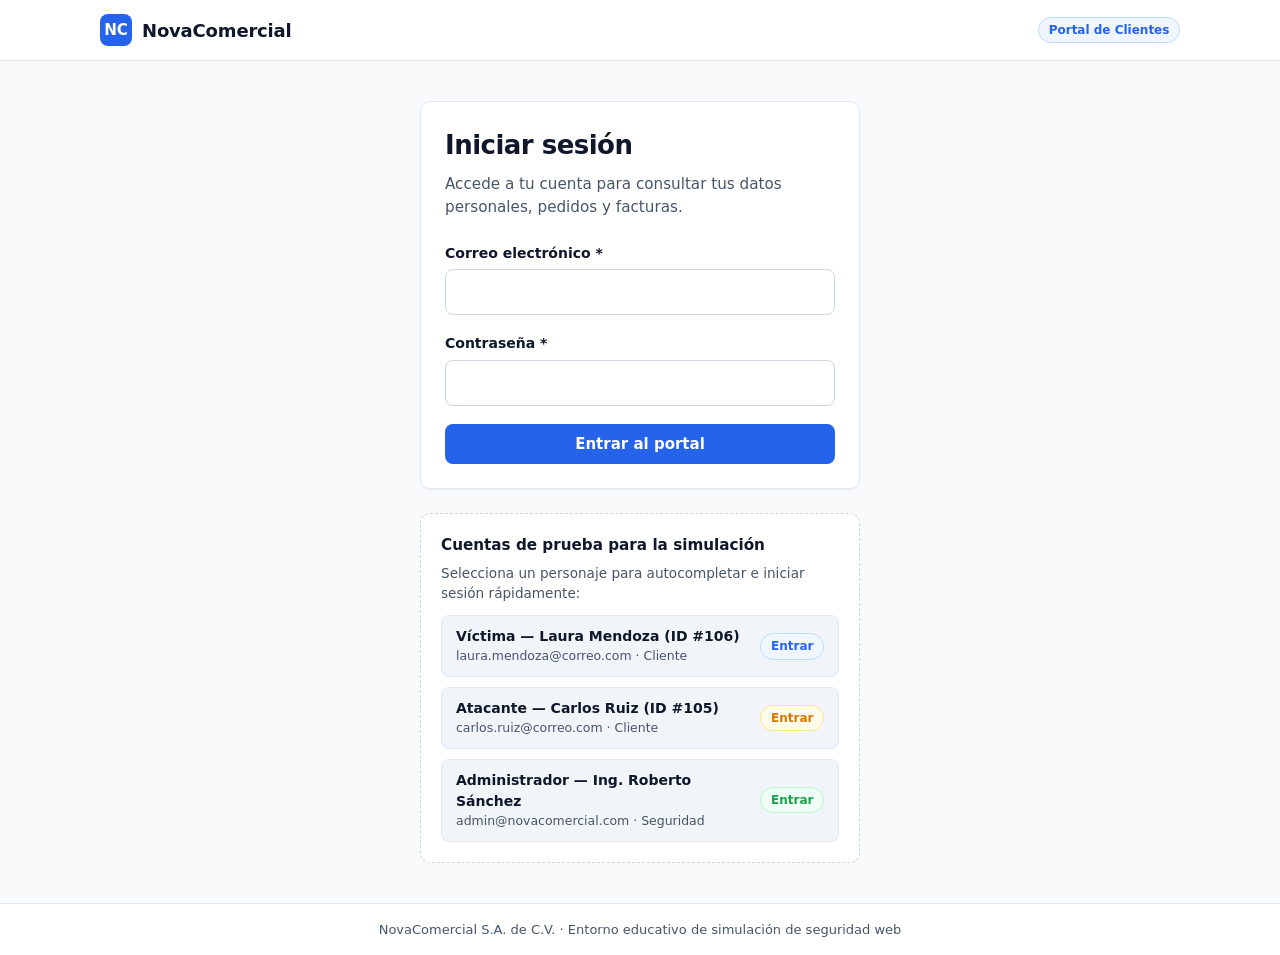
<file: index.html>
<!DOCTYPE html>
<html lang="es">
<head>
  <meta charset="UTF-8">
  <meta name="viewport" content="width=device-width, initial-scale=1.0">
  <title>Iniciar Sesión | NovaComercial Portal de Clientes</title>
  <link rel="stylesheet" href="styles.css">
</head>
<body>
  <a href="#main-content" class="skip-link visually-hidden">Saltar al contenido principal</a>

  <header class="site-header">
    <div class="header-inner">
      <a href="index.html" class="brand">
        <span class="brand-mark" aria-hidden="true">NC</span>
        <span>NovaComercial</span>
      </a>
      <span class="badge badge-info">Portal de Clientes</span>
    </div>
  </header>

  <main id="main-content" class="container-narrow">
    <div class="card">
      <h1>Iniciar sesión</h1>
      <p class="subtitle">Accede a tu cuenta para consultar tus datos personales, pedidos y facturas.</p>

      <div id="login-error" class="alert alert-danger" role="alert" hidden></div>

      <form id="login-form" novalidate>
        <div class="form-group">
          <label for="email">Correo electrónico <span aria-hidden="true">*</span></label>
          <input
            type="email"
            id="email"
            name="email"
            autocomplete="username"
            autocorrect="off"
            autocapitalize="none"
            spellcheck="false"
            enterkeyhint="next"
            required
          >
        </div>

        <div class="form-group">
          <label for="password">Contraseña <span aria-hidden="true">*</span></label>
          <input
            type="password"
            id="password"
            name="password"
            autocomplete="current-password"
            enterkeyhint="done"
            required
          >
        </div>

        <button type="submit" class="btn btn-primary btn-full">Entrar al portal</button>
      </form>
    </div>

    <section class="demo-box" aria-labelledby="demo-heading">
      <h2 id="demo-heading">Cuentas de prueba para la simulación</h2>
      <p class="subtitle" style="margin-bottom: 0.5rem; font-size: 0.85rem;">
        Selecciona un personaje para autocompletar e iniciar sesión rápidamente:
      </p>
      <div class="demo-account-list">
        <button type="button" class="demo-account-btn" data-email="laura.mendoza@correo.com" data-pass="Laura2026!">
          <span>
            <strong>Víctima — Laura Mendoza (ID #106)</strong>
            <span class="demo-account-meta">laura.mendoza@correo.com · Cliente</span>
          </span>
          <span class="badge badge-info">Entrar</span>
        </button>

        <button type="button" class="demo-account-btn" data-email="carlos.ruiz@correo.com" data-pass="Carlos2026!">
          <span>
            <strong>Atacante — Carlos Ruiz (ID #105)</strong>
            <span class="demo-account-meta">carlos.ruiz@correo.com · Cliente</span>
          </span>
          <span class="badge badge-warning">Entrar</span>
        </button>

        <button type="button" class="demo-account-btn" data-email="admin@novacomercial.com" data-pass="Admin2026!">
          <span>
            <strong>Administrador — Ing. Roberto Sánchez</strong>
            <span class="demo-account-meta">admin@novacomercial.com · Seguridad</span>
          </span>
          <span class="badge badge-success">Entrar</span>
        </button>
      </div>
    </section>
  </main>

  <footer class="site-footer">
    NovaComercial S.A. de C.V. · Entorno educativo de simulación de seguridad web
  </footer>

  <script src="data.js"></script>
  <script>
    const form = document.getElementById("login-form");
    const emailInput = document.getElementById("email");
    const passwordInput = document.getElementById("password");
    const errorBox = document.getElementById("login-error");

    // Si ya hay sesión activa, redirigir según rol
    const existingUser = getCurrentUser();
    if (existingUser) {
      if (existingUser.role === "admin") {
        window.location.href = "admin.html";
      } else {
        window.location.href = `perfil.html?id=${existingUser.id}`;
      }
    }

    function performLogin(email, password) {
      errorBox.hidden = true;
      errorBox.textContent = "";

      const user = loginWithCredentials(email, password);
      if (!user) {
        errorBox.textContent = "Correo o contraseña incorrectos. Verifica tus datos o usa una cuenta de prueba.";
        errorBox.hidden = false;
        emailInput.setAttribute("aria-invalid", "true");
        emailInput.focus();
        return;
      }

      emailInput.removeAttribute("aria-invalid");
      if (user.role === "admin") {
        window.location.href = "admin.html";
      } else {
        window.location.href = `perfil.html?id=${user.id}`;
      }
    }

    form.addEventListener("submit", (e) => {
      e.preventDefault();
      if (!emailInput.value.trim() || !passwordInput.value) {
        errorBox.textContent = "Por favor ingresa tu correo y contraseña.";
        errorBox.hidden = false;
        if (!emailInput.value.trim()) {
          emailInput.focus();
        } else {
          passwordInput.focus();
        }
        return;
      }
      performLogin(emailInput.value, passwordInput.value);
    });

    document.querySelectorAll(".demo-account-btn").forEach((btn) => {
      btn.addEventListener("click", () => {
        const email = btn.dataset.email;
        const pass = btn.dataset.pass;
        emailInput.value = email;
        passwordInput.value = pass;
        performLogin(email, pass);
      });
    });
  </script>
</body>
</html>
</file>
<file: styles.css>
/* Clean Corporate Theme - NovaComercial Portal de Clientes */
:root {
  --bg: #f8fafc;
  --surface: #ffffff;
  --surface-subtle: #f1f5f9;
  --text: #0f172a;
  --text-muted: #475569;
  --border: #e2e8f0;
  --border-strong: #cbd5e1;
  --primary: #2563eb;
  --primary-hover: #1d4ed8;
  --primary-soft: #eff6ff;
  --danger: #dc2626;
  --danger-soft: #fef2f2;
  --danger-border: #fecaca;
  --success: #16a34a;
  --success-soft: #f0fdf4;
  --success-border: #bbf7d0;
  --warning: #d97706;
  --warning-soft: #fffbeb;
  --warning-border: #fde68a;
  --radius: 10px;
  --shadow-sm: 0 1px 2px rgba(15, 23, 42, 0.05);
  --shadow-md: 0 4px 12px rgba(15, 23, 42, 0.06);
}

*,
*::before,
*::after {
  box-sizing: border-box;
}

html {
  font-family: system-ui, -apple-system, "Segoe UI", Roboto, Helvetica, Arial, sans-serif;
  line-height: 1.5;
  color: var(--text);
  background-color: var(--bg);
}

body {
  margin: 0;
  min-height: 100vh;
  display: flex;
  flex-direction: column;
}

/* Accessibility utilities */
.visually-hidden:where(:not(:focus-within, :active)) {
  position: absolute !important;
  clip-path: inset(50%) !important;
  overflow: hidden !important;
  width: 1px !important;
  height: 1px !important;
  margin: -1px !important;
  padding: 0 !important;
  border: 0 !important;
  white-space: nowrap !important;
}

.skip-link:focus {
  position: fixed;
  top: 0.75rem;
  left: 0.75rem;
  z-index: 1000;
  background: var(--primary);
  color: #ffffff;
  padding: 0.6rem 1rem;
  border-radius: 6px;
  text-decoration: none;
  font-weight: 600;
}

:where(a:any-link, button, input, select, textarea, summary):focus-visible {
  outline: 3px solid var(--primary);
  outline-offset: 2px;
}

/* Header & Navigation */
.site-header {
  background: var(--surface);
  border-bottom: 1px solid var(--border);
  position: sticky;
  top: 0;
  z-index: 50;
}

.header-inner {
  max-width: 1120px;
  margin: 0 auto;
  padding: 0.875rem 1.25rem;
  display: flex;
  align-items: center;
  justify-content: space-between;
  gap: 1rem;
  flex-wrap: wrap;
}

.brand {
  display: inline-flex;
  align-items: center;
  gap: 0.625rem;
  text-decoration: none;
  color: var(--text);
  font-weight: 700;
  font-size: 1.125rem;
  letter-spacing: -0.01em;
}

.brand-mark {
  width: 32px;
  height: 32px;
  border-radius: 8px;
  background: var(--primary);
  color: #ffffff;
  display: grid;
  place-items: center;
  font-weight: 800;
  font-size: 0.95rem;
}

.nav-links {
  display: flex;
  align-items: center;
  gap: 0.75rem;
  flex-wrap: wrap;
}

.user-pill {
  display: inline-flex;
  align-items: center;
  gap: 0.5rem;
  padding: 0.375rem 0.75rem;
  background: var(--surface-subtle);
  border: 1px solid var(--border);
  border-radius: 999px;
  font-size: 0.875rem;
  color: var(--text);
}

.user-pill strong {
  font-weight: 600;
}

/* Main Container */
.container {
  width: 100%;
  max-width: 1120px;
  margin: 0 auto;
  padding: 2rem 1.25rem 3rem;
  flex: 1;
}

.container-narrow {
  max-width: 480px;
  margin: 2.5rem auto;
  padding: 0 1.25rem;
  flex: 1;
}

/* Typography */
h1 {
  margin: 0 0 0.5rem;
  font-size: 1.625rem;
  font-weight: 700;
  letter-spacing: -0.02em;
}

h2 {
  margin: 0 0 0.75rem;
  font-size: 1.1875rem;
  font-weight: 600;
}

h3 {
  margin: 0 0 0.5rem;
  font-size: 1rem;
  font-weight: 600;
}

.subtitle {
  margin: 0 0 1.5rem;
  color: var(--text-muted);
  font-size: 0.95rem;
}

/* Cards & Grid */
.card {
  background: var(--surface);
  border: 1px solid var(--border);
  border-radius: var(--radius);
  padding: 1.5rem;
  box-shadow: var(--shadow-sm);
}

.card + .card {
  margin-top: 1.25rem;
}

.grid-2 {
  display: grid;
  grid-template-columns: repeat(auto-fit, minmax(300px, 1fr));
  gap: 1.25rem;
  margin-bottom: 1.25rem;
}

.stats-grid {
  display: grid;
  grid-template-columns: repeat(auto-fit, minmax(200px, 1fr));
  gap: 1rem;
  margin-bottom: 1.5rem;
}

.stat-card {
  background: var(--surface);
  border: 1px solid var(--border);
  border-radius: var(--radius);
  padding: 1.125rem 1.25rem;
  box-shadow: var(--shadow-sm);
}

.stat-label {
  font-size: 0.8125rem;
  color: var(--text-muted);
  margin-bottom: 0.25rem;
}

.stat-value {
  font-size: 1.5rem;
  font-weight: 700;
  color: var(--text);
}

/* Definition list for personal info */
.info-list {
  display: grid;
  grid-template-columns: repeat(auto-fit, minmax(220px, 1fr));
  gap: 1rem 1.5rem;
  margin: 0;
}

.info-item dt {
  font-size: 0.8125rem;
  color: var(--text-muted);
  margin-bottom: 0.15rem;
}

.info-item dd {
  margin: 0;
  font-weight: 500;
  color: var(--text);
  word-break: break-word;
}

/* Forms */
.form-group {
  display: flex;
  flex-direction: column;
  gap: 0.35rem;
  margin-bottom: 1.125rem;
}

label {
  font-size: 0.875rem;
  font-weight: 600;
  color: var(--text);
}

input[type="email"],
input[type="password"],
input[type="text"] {
  font: inherit;
  font-size: max(1rem, 1em);
  padding: 0.625rem 0.75rem;
  min-height: 44px;
  border: 1px solid var(--border-strong);
  border-radius: 8px;
  background: var(--surface);
  color: var(--text);
  width: 100%;
}

input:user-invalid {
  border-color: var(--danger);
}

.error-text {
  color: var(--danger);
  font-size: 0.875rem;
  margin-top: 0.25rem;
}

/* Buttons */
.btn {
  display: inline-flex;
  align-items: center;
  justify-content: center;
  gap: 0.45rem;
  font: inherit;
  font-size: 0.9375rem;
  font-weight: 600;
  min-height: 40px;
  padding: 0.5rem 1rem;
  border-radius: 8px;
  border: 1px solid transparent;
  cursor: pointer;
  text-decoration: none;
  transition: background-color 0.15s ease, border-color 0.15s ease;
}

.btn-primary {
  background: var(--primary);
  color: #ffffff;
}

.btn-primary:hover {
  background: var(--primary-hover);
}

.btn-secondary {
  background: var(--surface);
  color: var(--text);
  border-color: var(--border-strong);
}

.btn-secondary:hover {
  background: var(--surface-subtle);
}

.btn-danger {
  background: var(--danger);
  color: #ffffff;
}

.btn-danger:hover {
  background: #b91c1c;
}

.btn-success {
  background: var(--success);
  color: #ffffff;
}

.btn-success:hover {
  background: #15803d;
}

.btn-sm {
  min-height: 34px;
  padding: 0.35rem 0.75rem;
  font-size: 0.8125rem;
}

.btn-full {
  width: 100%;
}

/* Badges */
.badge {
  display: inline-flex;
  align-items: center;
  gap: 0.3rem;
  padding: 0.2rem 0.6rem;
  border-radius: 999px;
  font-size: 0.75rem;
  font-weight: 600;
  border: 1px solid transparent;
}

.badge-success {
  background: var(--success-soft);
  color: var(--success);
  border-color: var(--success-border);
}

.badge-warning {
  background: var(--warning-soft);
  color: var(--warning);
  border-color: var(--warning-border);
}

.badge-danger {
  background: var(--danger-soft);
  color: var(--danger);
  border-color: var(--danger-border);
}

.badge-info {
  background: var(--primary-soft);
  color: var(--primary);
  border-color: #bfdbfe;
}

/* Alerts / Banners */
.alert {
  padding: 0.875rem 1rem;
  border-radius: 8px;
  border: 1px solid var(--border);
  margin-bottom: 1.25rem;
  font-size: 0.9rem;
}

.alert-warning {
  background: var(--warning-soft);
  border-color: var(--warning-border);
  color: #78350f;
}

.alert-danger {
  background: var(--danger-soft);
  border-color: var(--danger-border);
  color: #7f1d1d;
}

.alert-success {
  background: var(--success-soft);
  border-color: var(--success-border);
  color: #14532d;
}

.alert-info {
  background: var(--primary-soft);
  border-color: #bfdbfe;
  color: #1e3a8a;
}

/* Tables */
.table-wrap {
  overflow-x: auto;
}

table {
  width: 100%;
  border-collapse: collapse;
  font-size: 0.9rem;
}

caption {
  text-align: left;
  font-weight: 600;
  margin-bottom: 0.75rem;
  color: var(--text);
}

th,
td {
  text-align: left;
  padding: 0.75rem 0.875rem;
  border-bottom: 1px solid var(--border);
}

th {
  font-size: 0.8125rem;
  font-weight: 600;
  color: var(--text-muted);
  background: var(--surface-subtle);
}

tbody tr:hover {
  background: #f8fafc;
}

/* Demo accounts box */
.demo-box {
  margin-top: 1.5rem;
  padding: 1.25rem;
  background: var(--surface);
  border: 1px dashed var(--border-strong);
  border-radius: var(--radius);
}

.demo-box h2 {
  font-size: 0.95rem;
  margin-bottom: 0.35rem;
}

.demo-account-list {
  display: grid;
  gap: 0.625rem;
  margin-top: 0.75rem;
}

.demo-account-btn {
  display: flex;
  align-items: center;
  justify-content: space-between;
  gap: 0.75rem;
  width: 100%;
  text-align: left;
  padding: 0.625rem 0.875rem;
  background: var(--surface-subtle);
  border: 1px solid var(--border);
  border-radius: 8px;
  cursor: pointer;
  font: inherit;
  font-size: 0.875rem;
  color: var(--text);
}

.demo-account-btn:hover {
  background: var(--primary-soft);
  border-color: #bfdbfe;
}

.demo-account-meta {
  display: block;
  font-size: 0.78rem;
  color: var(--text-muted);
}

/* 403 Access Denied */
.denied-card {
  max-width: 580px;
  margin: 2.5rem auto;
  text-align: center;
  padding: 2.5rem 2rem;
}

.denied-icon {
  width: 56px;
  height: 56px;
  margin: 0 auto 1rem;
  border-radius: 50%;
  background: var(--danger-soft);
  color: var(--danger);
  display: grid;
  place-items: center;
  font-size: 1.5rem;
  font-weight: 700;
  border: 1px solid var(--danger-border);
}

/* Native Dialog */
dialog {
  border: 1px solid var(--border);
  border-radius: var(--radius);
  padding: 1.5rem;
  max-width: 520px;
  width: calc(100% - 2rem);
  box-shadow: var(--shadow-md);
  color: var(--text);
  background: var(--surface);
}

dialog::backdrop {
  background: rgba(15, 23, 42, 0.45);
}

.dialog-header {
  display: flex;
  align-items: center;
  justify-content: space-between;
  gap: 1rem;
  margin-bottom: 1rem;
  padding-bottom: 0.75rem;
  border-bottom: 1px solid var(--border);
}

.dialog-header h2 {
  margin: 0;
}

/* Footer */
.site-footer {
  border-top: 1px solid var(--border);
  background: var(--surface);
  padding: 1rem 1.25rem;
  text-align: center;
  font-size: 0.8125rem;
  color: var(--text-muted);
}

.flex-between {
  display: flex;
  align-items: center;
  justify-content: space-between;
  gap: 1rem;
  flex-wrap: wrap;
}
</file>
